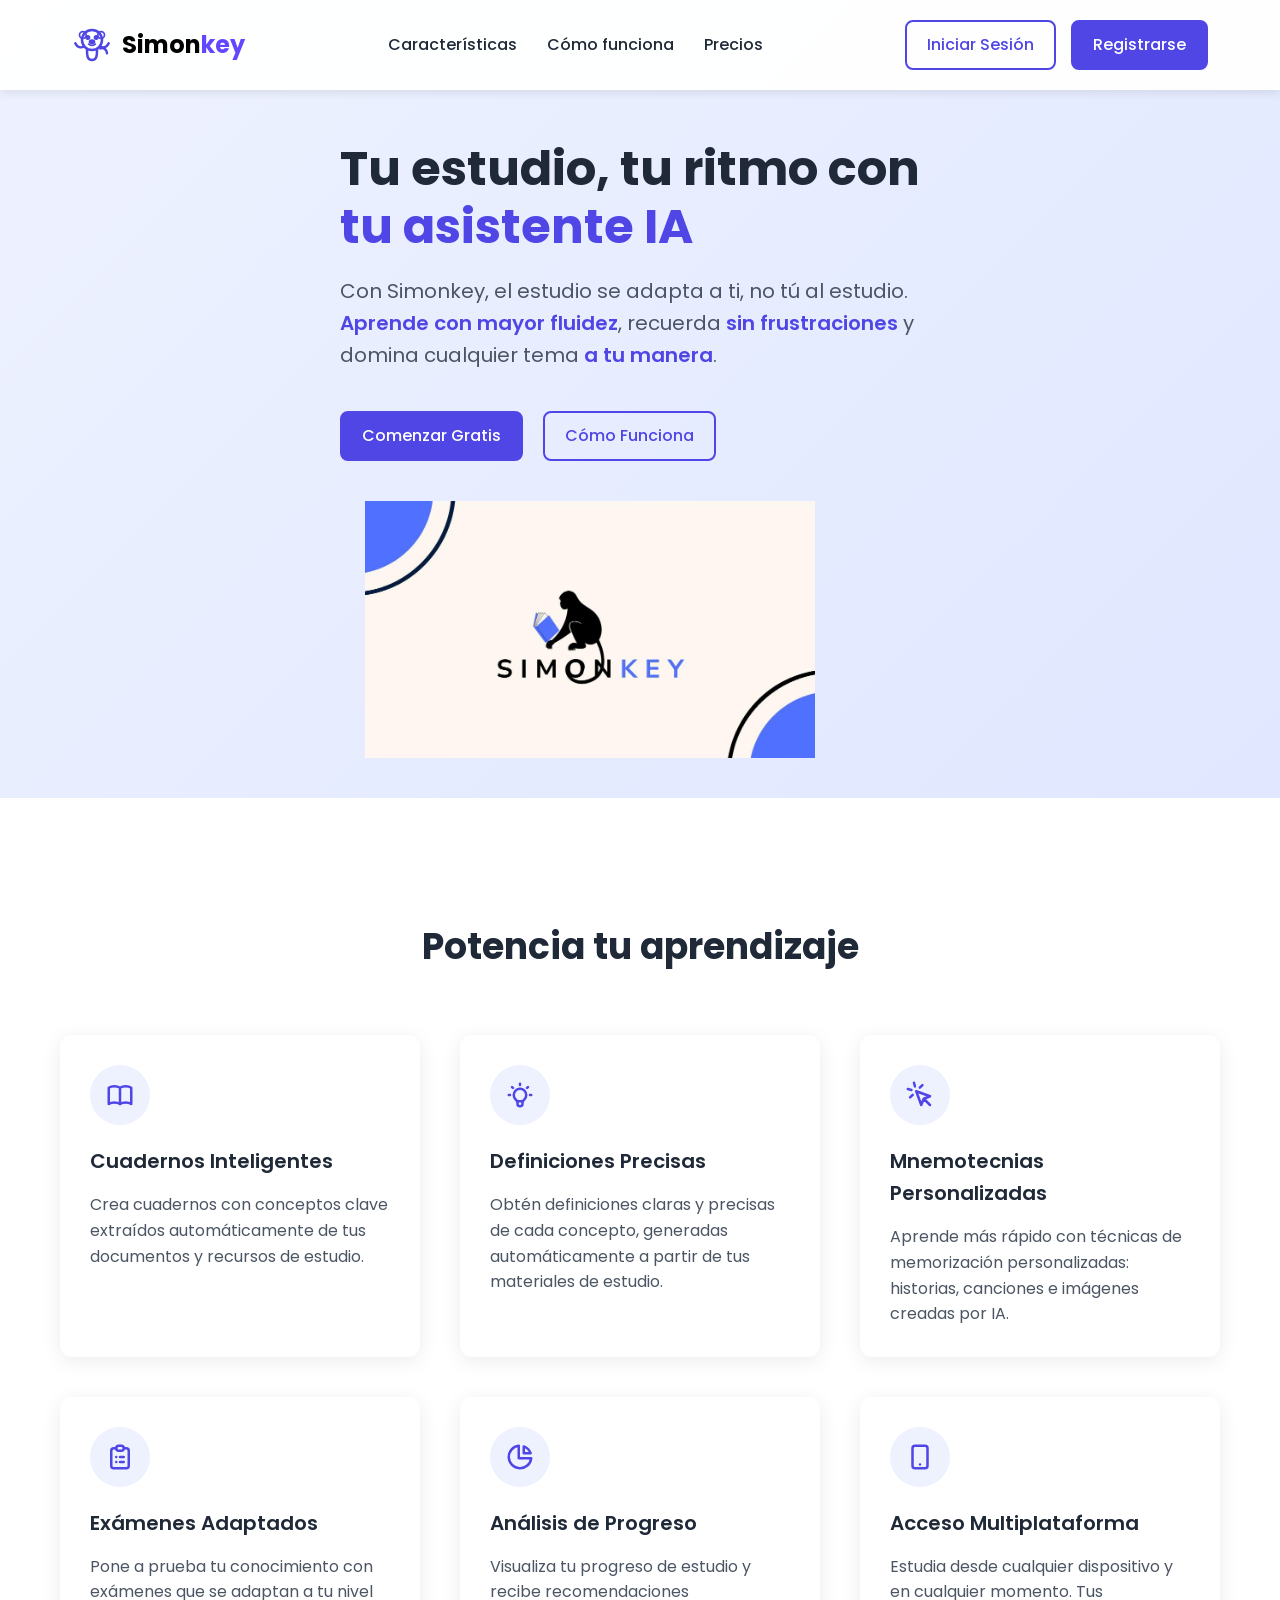
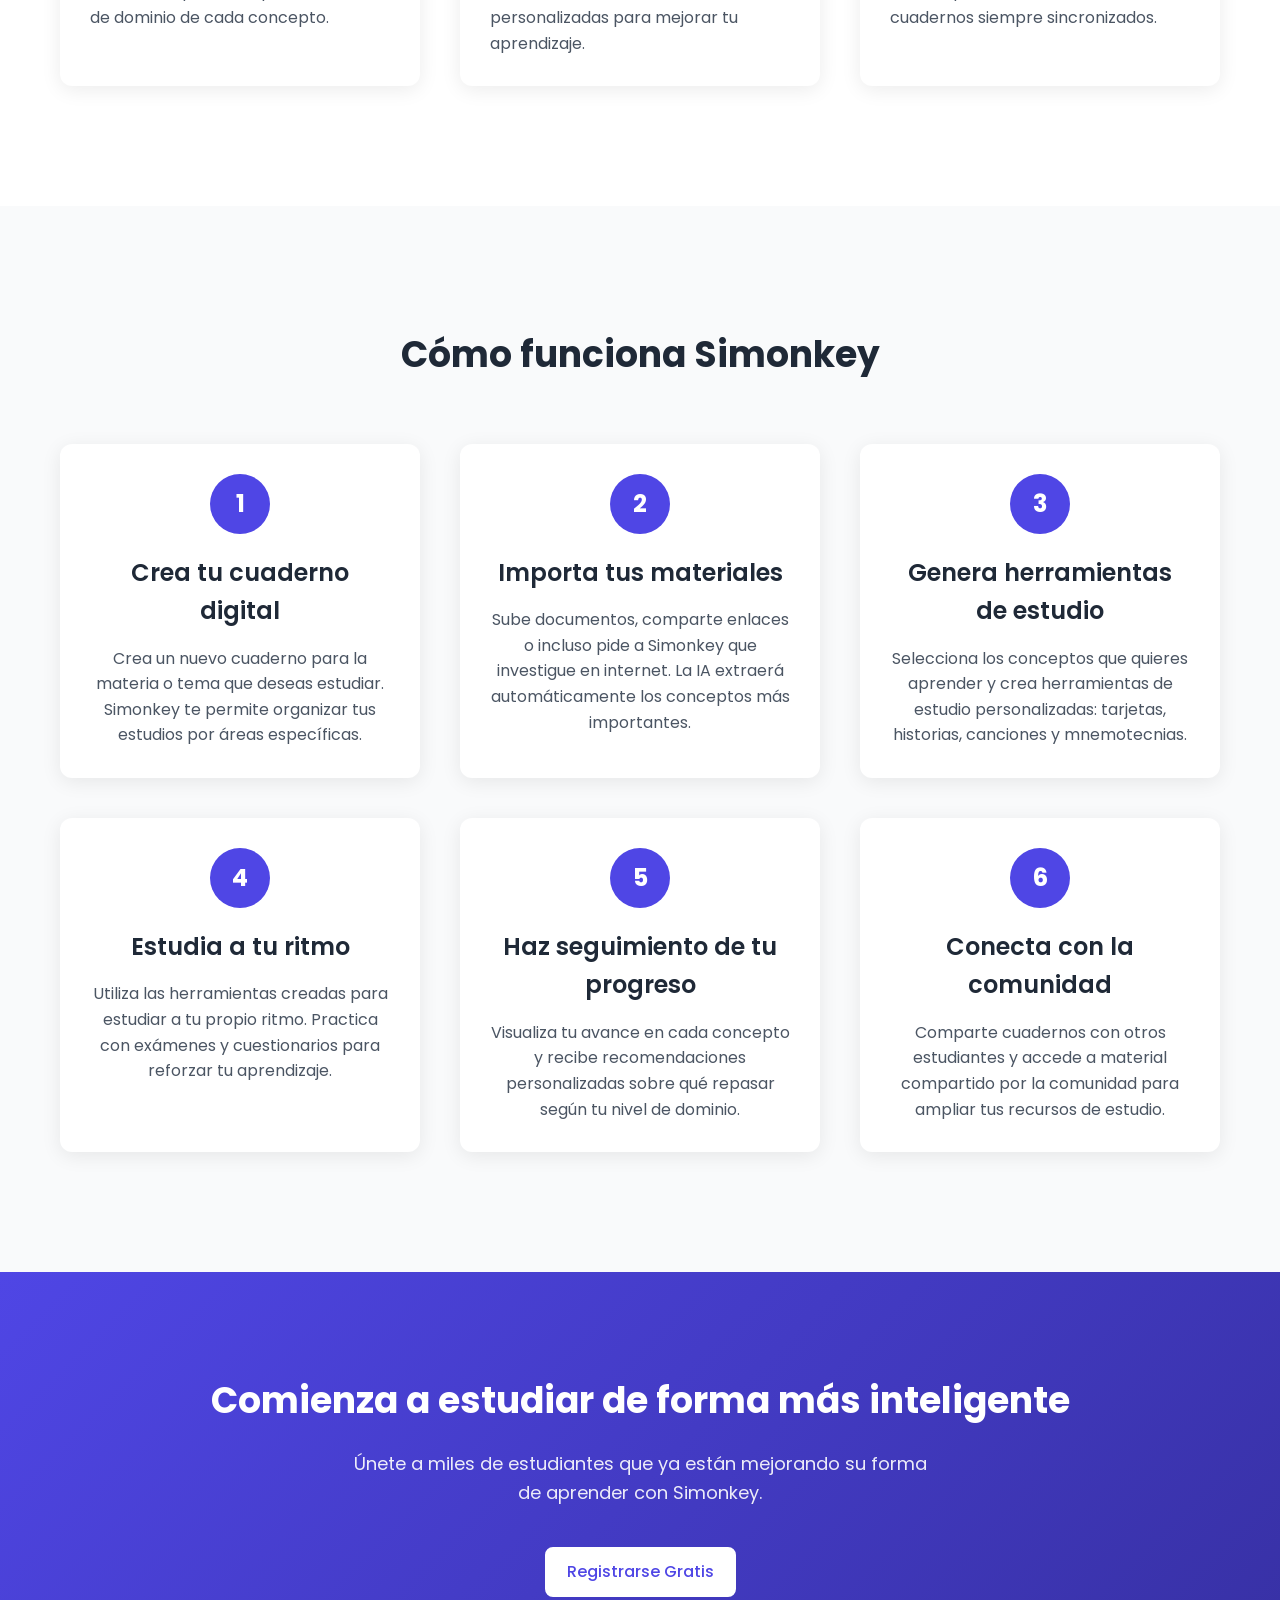
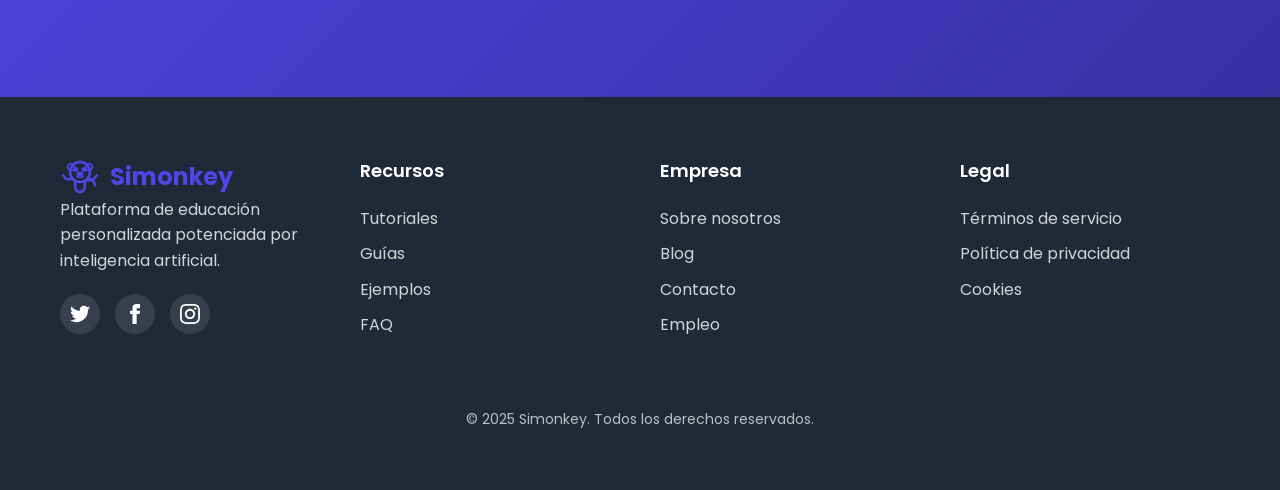
<file: index.html>
<!-- index.html -->

<!DOCTYPE html>
<html lang="es">
<head>
    <meta charset="UTF-8">
    <meta name="viewport" content="width=device-width, initial-scale=1.0">
    <title>Simonkey | Tu estudio, tu ritmo</title>
    
    <!-- Favicon de emoji de mono -->
    <link rel="icon" href="img/favicon.svg" type="image/svg+xml">
    
    <link rel="preconnect" href="https://fonts.googleapis.com">
    <link rel="preconnect" href="https://fonts.gstatic.com" crossorigin>
    <link href="https://fonts.googleapis.com/css2?family=Poppins:wght@300;400;500;600;700&display=swap" rel="stylesheet">
    <link rel="stylesheet" href="styles.css">
</head>
<body>  

    <!-- Header -->
    <header>
        <div class="header-container">
            <nav class="nav">
                <a href="#" class="logo">
                    <img src="img/favicon.svg" class="logo-img" alt="Logo Simonkey" width="24" height="24">
                    <span class="logo-text">
                        <span style="color: black;">Simon</span><span style="color: #6147FF;">key</span>
                    </span>
                </a>

                <!-- Botón hamburguesa (oculto en desktop) -->
                <button class="hamburger-btn" aria-label="Menú">
                    <span class="hamburger-line"></span>
                    <span class="hamburger-line"></span>
                    <span class="hamburger-line"></span>
                </button>
            
                <div class="nav-links">
                    <a href="#features" class="nav-link">Características</a>
                    <a href="#how-it-works" class="nav-link">Cómo funciona</a>
                    <a href="pricing.html" class="nav-link">Precios</a>
                </div>
                
                <div class="auth-buttons">
                    <a href="#" class="btn btn-outline">Iniciar Sesión</a>
                    <a href="#" class="btn btn-primary">Registrarse</a>
                </div>
            </nav>
        </div>
    </header>
    
    <!-- Hero Section -->
    <section class="hero">
        <div class="container">
            <div class="hero-content">
                <div class="hero-text">
                    <h1 class="hero-title">Tu estudio, tu ritmo con<span class="highlight"> tu asistente IA </span></h1>
                   
                    <p class="hero-subtitle">Con Simonkey, el estudio se adapta a ti, no tú al estudio. <span style="color: #4F46E5; font-weight: 600;">Aprende con mayor fluidez</span>, recuerda <span style="color: #4F46E5; font-weight: 600;">sin frustraciones</span> y domina cualquier tema <span style="color: #4F46E5; font-weight: 600;">a tu manera</span>.</p>
                    
            
                    <div class="hero-buttons">
                        <a href="#" class="btn btn-primary">Comenzar Gratis</a>
                        <a href="#how-it-works" class="btn btn-outline">Cómo Funciona</a>
                    </div>

                    <div class="hero-image">
                        <img src="img/imagen.jpg" alt="Mascota Simio Simón estudiando" class="hero-img">
                    </div>

                </div> <!-- Falta este div de cierre para hero-text -->
                
            </div>
        </div>
    </section>
    
    <!-- Features Section -->
    <section class="features" id="features">
        <div class="container">
            <h2 class="section-title">Potencia tu aprendizaje</h2>
            
            <div class="features-grid">
                <div class="feature-card">
                    <div class="feature-icon">
                        <svg xmlns="http://www.w3.org/2000/svg" fill="none" viewBox="0 0 24 24" stroke="currentColor">
                            <path stroke-linecap="round" stroke-linejoin="round" stroke-width="2" d="M12 6.253v13m0-13C10.832 5.477 9.246 5 7.5 5S4.168 5.477 3 6.253v13C4.168 18.477 5.754 18 7.5 18s3.332.477 4.5 1.253m0-13C13.168 5.477 14.754 5 16.5 5c1.747 0 3.332.477 4.5 1.253v13C19.832 18.477 18.247 18 16.5 18c-1.746 0-3.332.477-4.5 1.253" />
                        </svg>
                    </div>
                    <h3 class="feature-title">Cuadernos Inteligentes</h3>
                    <p class="feature-description">Crea cuadernos con conceptos clave extraídos automáticamente de tus documentos y recursos de estudio.</p>
                </div>
                
                <div class="feature-card">
                    <div class="feature-icon">
                        <svg xmlns="http://www.w3.org/2000/svg" fill="none" viewBox="0 0 24 24" stroke="currentColor">
                            <path stroke-linecap="round" stroke-linejoin="round" stroke-width="2" d="M9.663 17h4.673M12 3v1m6.364 1.636l-.707.707M21 12h-1M4 12H3m3.343-5.657l-.707-.707m2.828 9.9a5 5 0 117.072 0l-.548.547A3.374 3.374 0 0014 18.469V19a2 2 0 11-4 0v-.531c0-.895-.356-1.754-.988-2.386l-.548-.547z" />
                        </svg>
                    </div>
                    <h3 class="feature-title">Definiciones Precisas</h3>
                    <p class="feature-description">Obtén definiciones claras y precisas de cada concepto, generadas automáticamente a partir de tus materiales de estudio.</p>
                </div>
                
                <div class="feature-card">
                    <div class="feature-icon">
                        <svg xmlns="http://www.w3.org/2000/svg" fill="none" viewBox="0 0 24 24" stroke="currentColor">
                            <path stroke-linecap="round" stroke-linejoin="round" stroke-width="2" d="M15 15l-2 5L9 9l11 4-5 2zm0 0l5 5M7.188 2.239l.777 2.897M5.136 7.965l-2.898-.777M13.95 4.05l-2.122 2.122m-5.657 5.656l-2.12 2.122" />
                        </svg>
                    </div>
                    <h3 class="feature-title">Mnemotecnias Personalizadas</h3>
                    <p class="feature-description">Aprende más rápido con técnicas de memorización personalizadas: historias, canciones e imágenes creadas por IA.</p>
                </div>
                
                <div class="feature-card">
                    <div class="feature-icon">
                        <svg xmlns="http://www.w3.org/2000/svg" fill="none" viewBox="0 0 24 24" stroke="currentColor">
                            <path stroke-linecap="round" stroke-linejoin="round" stroke-width="2" d="M9 5H7a2 2 0 00-2 2v12a2 2 0 002 2h10a2 2 0 002-2V7a2 2 0 00-2-2h-2M9 5a2 2 0 002 2h2a2 2 0 002-2M9 5a2 2 0 012-2h2a2 2 0 012 2m-3 7h3m-3 4h3m-6-4h.01M9 16h.01" />
                        </svg>
                    </div>
                    <h3 class="feature-title">Exámenes Adaptados</h3>
                    <p class="feature-description">Pone a prueba tu conocimiento con exámenes que se adaptan a tu nivel de dominio de cada concepto.</p>
                </div>
                
                <div class="feature-card">
                    <div class="feature-icon">
                        <svg xmlns="http://www.w3.org/2000/svg" fill="none" viewBox="0 0 24 24" stroke="currentColor">
                            <path stroke-linecap="round" stroke-linejoin="round" stroke-width="2" d="M11 3.055A9.001 9.001 0 1020.945 13H11V3.055z" />
                            <path stroke-linecap="round" stroke-linejoin="round" stroke-width="2" d="M20.488 9H15V3.512A9.025 9.025 0 0120.488 9z" />
                        </svg>
                    </div>
                    <h3 class="feature-title">Análisis de Progreso</h3>
                    <p class="feature-description">Visualiza tu progreso de estudio y recibe recomendaciones personalizadas para mejorar tu aprendizaje.</p>
                </div>
                
                <div class="feature-card">
                    <div class="feature-icon">
                        <svg xmlns="http://www.w3.org/2000/svg" fill="none" viewBox="0 0 24 24" stroke="currentColor">
                            <path stroke-linecap="round" stroke-linejoin="round" stroke-width="2" d="M12 18h.01M8 21h8a2 2 0 002-2V5a2 2 0 00-2-2H8a2 2 0 00-2 2v14a2 2 0 002 2z" />
                        </svg>
                    </div>
                    <h3 class="feature-title">Acceso Multiplataforma</h3>
                    <p class="feature-description">Estudia desde cualquier dispositivo y en cualquier momento. Tus cuadernos siempre sincronizados.</p>
                </div>
            </div>
        </div>
    </section>
    
    <!-- How it Works Section -->
    <section class="how-it-works" id="how-it-works">
        <div class="container">
            <h2 class="section-title">Cómo funciona Simonkey</h2>
            
            <div class="steps" style="display: grid; grid-template-columns: repeat(auto-fit, minmax(300px, 1fr)); gap: 40px;">
                <div class="step" style="flex-direction: column; text-align: center;">
                    <div class="step-number" style="margin: 0 auto 20px auto;">1</div>
                    <div class="step-content">
                        <h3 class="step-title">Crea tu cuaderno digital</h3>
                        <p class="step-description">Crea un nuevo cuaderno para la materia o tema que deseas estudiar. Simonkey te permite organizar tus estudios por áreas específicas.</p>
                    </div>
                </div>
                
                <div class="step" style="flex-direction: column; text-align: center;">
                    <div class="step-number" style="margin: 0 auto 20px auto;">2</div>
                    <div class="step-content">
                        <h3 class="step-title">Importa tus materiales</h3>
                        <p class="step-description">Sube documentos, comparte enlaces o incluso pide a Simonkey que investigue en internet. La IA extraerá automáticamente los conceptos más importantes.</p>
                    </div>
                </div>
                
                <div class="step" style="flex-direction: column; text-align: center;">
                    <div class="step-number" style="margin: 0 auto 20px auto;">3</div>
                    <div class="step-content">
                        <h3 class="step-title">Genera herramientas de estudio</h3>
                        <p class="step-description">Selecciona los conceptos que quieres aprender y crea herramientas de estudio personalizadas: tarjetas, historias, canciones y mnemotecnias.</p>
                    </div>
                </div>
                
                <div class="step" style="flex-direction: column; text-align: center;">
                    <div class="step-number" style="margin: 0 auto 20px auto;">4</div>
                    <div class="step-content">
                        <h3 class="step-title">Estudia a tu ritmo</h3>
                        <p class="step-description">Utiliza las herramientas creadas para estudiar a tu propio ritmo. Practica con exámenes y cuestionarios para reforzar tu aprendizaje.</p>
                    </div>
                </div>
                
                <div class="step" style="flex-direction: column; text-align: center;">
                    <div class="step-number" style="margin: 0 auto 20px auto;">5</div>
                    <div class="step-content">
                        <h3 class="step-title">Haz seguimiento de tu progreso</h3>
                        <p class="step-description">Visualiza tu avance en cada concepto y recibe recomendaciones personalizadas sobre qué repasar según tu nivel de dominio.</p>
                    </div>
                </div>
                
                <div class="step" style="flex-direction: column; text-align: center;">
                    <div class="step-number" style="margin: 0 auto 20px auto;">6</div>
                    <div class="step-content">
                        <h3 class="step-title">Conecta con la comunidad</h3>
                        <p class="step-description">Comparte cuadernos con otros estudiantes y accede a material compartido por la comunidad para ampliar tus recursos de estudio.</p>
                    </div>
                </div>
            </div>
        </div>
    </section>
    
    <!-- CTA Section -->
    <section class="cta">
        <div class="container">
            <h2 class="cta-title">Comienza a estudiar de forma más inteligente</h2>
            <p class="cta-description">Únete a miles de estudiantes que ya están mejorando su forma de aprender con Simonkey.</p>
            <a href="#" class="btn btn-white">Registrarse Gratis</a>
        </div>
    </section>
    
    <!-- Footer -->
    <footer>
        <div class="container">
            <div class="footer-content">
                <div class="footer-column">
                    <div class="footer-6">
                        <a href="#" class="logo">
                            <svg class="logo-img" viewBox="0 0 24 24" fill="none" xmlns="http://www.w3.org/2000/svg">
                                <!-- Cabeza -->
                                <circle cx="12" cy="9" r="6" stroke="#4F46E5" stroke-width="1.5"/>
                                
                                <!-- Cara -->
                                <circle cx="9.5" cy="7.5" r="1.5" fill="#4F46E5"/> <!-- Ojo izquierdo -->
                                <circle cx="14.5" cy="7.5" r="1.5" fill="#4F46E5"/> <!-- Ojo derecho -->
                                
                                <!-- Nariz -->
                                <ellipse cx="12" cy="10" rx="2" ry="1.5" fill="#4F46E5"/>
                                
                                <!-- Boca -->
                                <path d="M10 11.5C11 12.5 13 12.5 14 11.5" stroke="#4F46E5" stroke-width="1" stroke-linecap="round"/>
                                
                                <!-- Orejas -->
                                <circle cx="6.5" cy="6" r="2" stroke="#4F46E5" stroke-width="1"/>
                                <circle cx="17.5" cy="6" r="2" stroke="#4F46E5" stroke-width="1"/>
                                
                                <!-- Cuerpo -->
                                <path d="M9 15C9 18 9 21 12 21C15 21 15 18 15 15" stroke="#4F46E5" stroke-width="1.5" stroke-linecap="round"/>
                                
                                <!-- Cola -->
                                <path d="M17 14C19 13 21 15 21 17" stroke="#4F46E5" stroke-width="1.5" stroke-linecap="round"/>
                                
                                <!-- Brazos -->
                                <path d="M7 13C5 14 3 13 2 11" stroke="#4F46E5" stroke-width="1.5" stroke-linecap="round"/>
                                <path d="M17 13C19 14 21 13 22 11" stroke="#4F46E5" stroke-width="1.5" stroke-linecap="round"/>
                              </svg>
                            <span class="logo-text">Simonkey</span>
                        </a>
                    </div>
                    <p class="footer-description">Plataforma de educación personalizada potenciada por inteligencia artificial.</p>
                    <div class="social-links">
                        <a href="#" class="social-link">
                            <svg xmlns="http://www.w3.org/2000/svg" width="20" height="20" fill="white" viewBox="0 0 24 24">
                                <path d="M24 4.557c-.883.392-1.832.656-2.828.775 1.017-.609 1.798-1.574 2.165-2.724-.951.564-2.005.974-3.127 1.195-.897-.957-2.178-1.555-3.594-1.555-3.179 0-5.515 2.966-4.797 6.045-4.091-.205-7.719-2.165-10.148-5.144-1.29 2.213-.669 5.108 1.523 6.574-.806-.026-1.566-.247-2.229-.616-.054 2.281 1.581 4.415 3.949 4.89-.693.188-1.452.232-2.224.084.626 1.956 2.444 3.379 4.6 3.419-2.07 1.623-4.678 2.348-7.29 2.04 2.179 1.397 4.768 2.212 7.548 2.212 9.142 0 14.307-7.721 13.995-14.646.962-.695 1.797-1.562 2.457-2.549z"/>
                            </svg>
                        </a>
                        <a href="#" class="social-link">
                            <svg xmlns="http://www.w3.org/2000/svg" width="20" height="20" fill="white" viewBox="0 0 24 24">
                                <path d="M9 8h-3v4h3v12h5v-12h3.642l.358-4h-4v-1.667c0-.955.192-1.333 1.115-1.333h2.885v-5h-3.808c-3.596 0-5.192 1.583-5.192 4.615v3.385z"/>
                            </svg>
                        </a>
                        <a href="#" class="social-link">
                            <svg xmlns="http://www.w3.org/2000/svg" width="20" height="20" fill="white" viewBox="0 0 24 24">
                                <path d="M12 2.163c3.204 0 3.584.012 4.85.07 3.252.148 4.771 1.691 4.919 4.919.058 1.265.069 1.645.069 4.849 0 3.205-.012 3.584-.069 4.849-.149 3.225-1.664 4.771-4.919 4.919-1.266.058-1.644.07-4.85.07-3.204 0-3.584-.012-4.849-.07-3.26-.149-4.771-1.699-4.919-4.92-.058-1.265-.07-1.644-.07-4.849 0-3.204.013-3.583.07-4.849.149-3.227 1.664-4.771 4.919-4.919 1.266-.057 1.645-.069 4.849-.069zm0-2.163c-3.259 0-3.667.014-4.947.072-4.358.2-6.78 2.618-6.98 6.98-.059 1.281-.073 1.689-.073 4.948 0 3.259.014 3.668.072 4.948.2 4.358 2.618 6.78 6.98 6.98 1.281.058 1.689.072 4.948.072 3.259 0 3.668-.014 4.948-.072 4.354-.2 6.782-2.618 6.979-6.98.059-1.28.073-1.689.073-4.948 0-3.259-.014-3.667-.072-4.947-.196-4.354-2.617-6.78-6.979-6.98-1.281-.059-1.69-.073-4.949-.073zm0 5.838c-3.403 0-6.162 2.759-6.162 6.162s2.759 6.163 6.162 6.163 6.162-2.759 6.162-6.163c0-3.403-2.759-6.162-6.162-6.162zm0 10.162c-2.209 0-4-1.79-4-4 0-2.209 1.791-4 4-4s4 1.791 4 4c0 2.21-1.791 4-4 4zm6.406-11.845c-.796 0-1.441.645-1.441 1.44s.645 1.44 1.441 1.44c.795 0 1.439-.645 1.439-1.44s-.644-1.44-1.439-1.44z"/>
                            </svg>
                        </a>
                    </div>
                </div>
                
                <div class="footer-column">
                    <h4 class="footer-column-title">Recursos</h4>
                    <ul class="footer-links">
                        <li class="footer-link"><a href="#">Tutoriales</a></li>
                        <li class="footer-link"><a href="#">Guías</a></li>
                        <li class="footer-link"><a href="#">Ejemplos</a></li>
                        <li class="footer-link"><a href="#">FAQ</a></li>
                    </ul>
                </div>
                
                <div class="footer-column">
                    <h4 class="footer-column-title">Empresa</h4>
                    <ul class="footer-links">
                        <li class="footer-link"><a href="#">Sobre nosotros</a></li>
                        <li class="footer-link"><a href="#">Blog</a></li>
                        <li class="footer-link"><a href="#">Contacto</a></li>
                        <li class="footer-link"><a href="#">Empleo</a></li>
                    </ul>
                </div>
                
                <div class="footer-column">
                    <h4 class="footer-column-title">Legal</h4>
                    <ul class="footer-links">
                        <li class="footer-link"><a href="#">Términos de servicio</a></li>
                        <li class="footer-link"><a href="#">Política de privacidad</a></li>
                        <li class="footer-link"><a href="#">Cookies</a></li>
                    </ul>
                </div>
            </div>
            
            <div class="copyright">
                &copy; 2025 Simonkey. Todos los derechos reservados.
            </div>
        </div>
    </footer>

    <script src="script.js"></script>

</body>
</html>
</file>
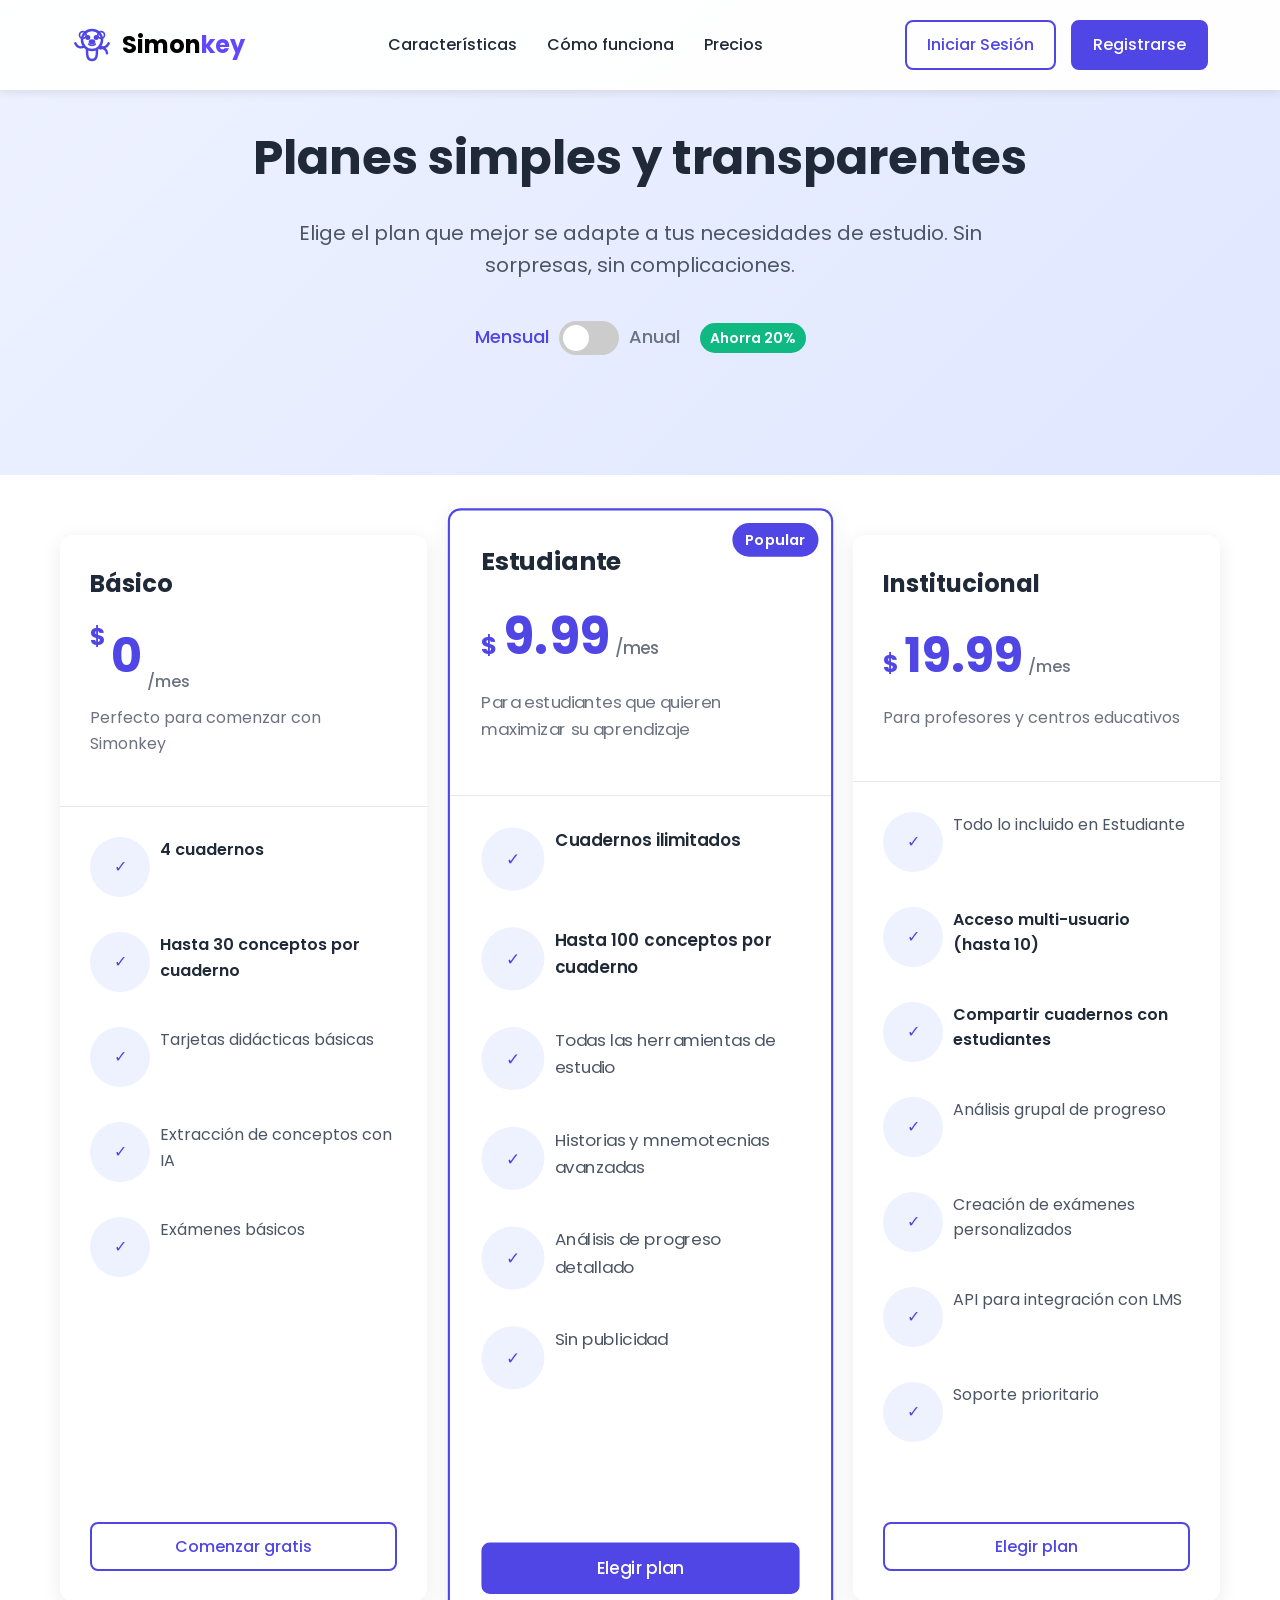
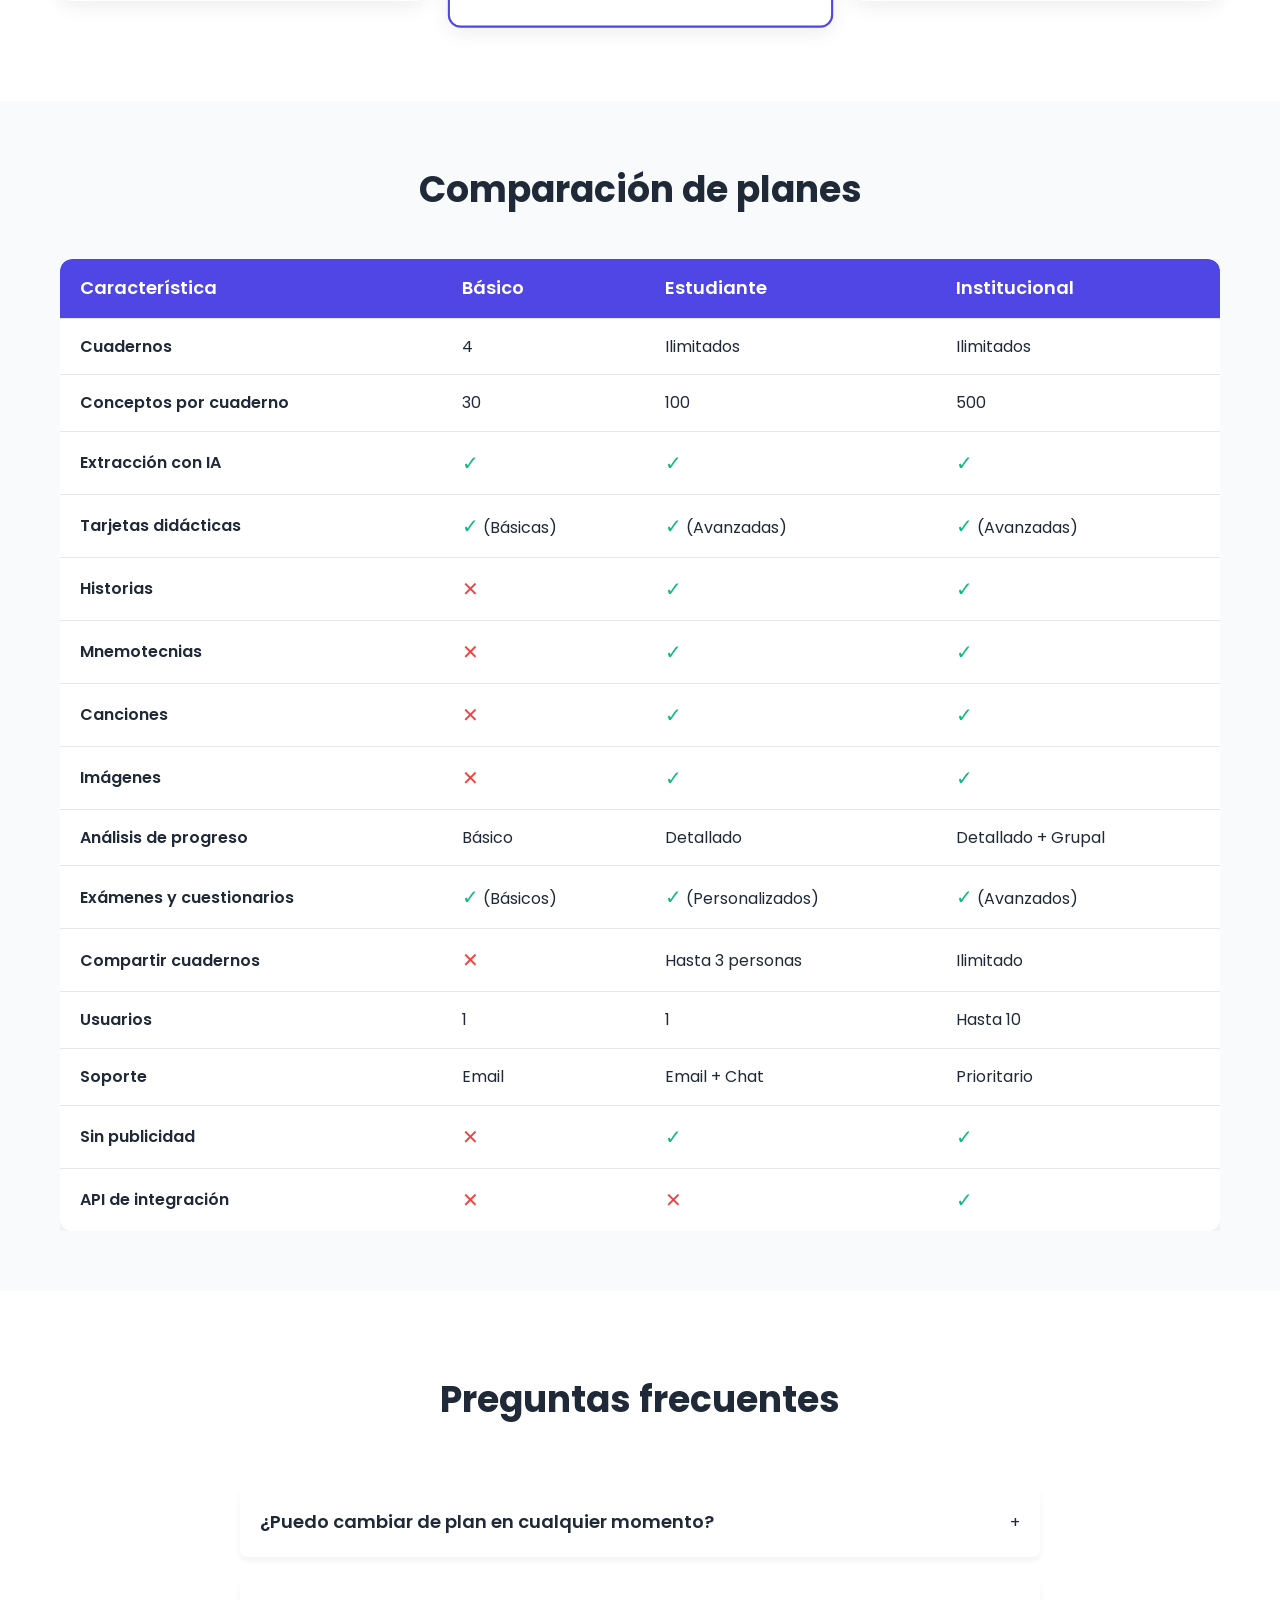
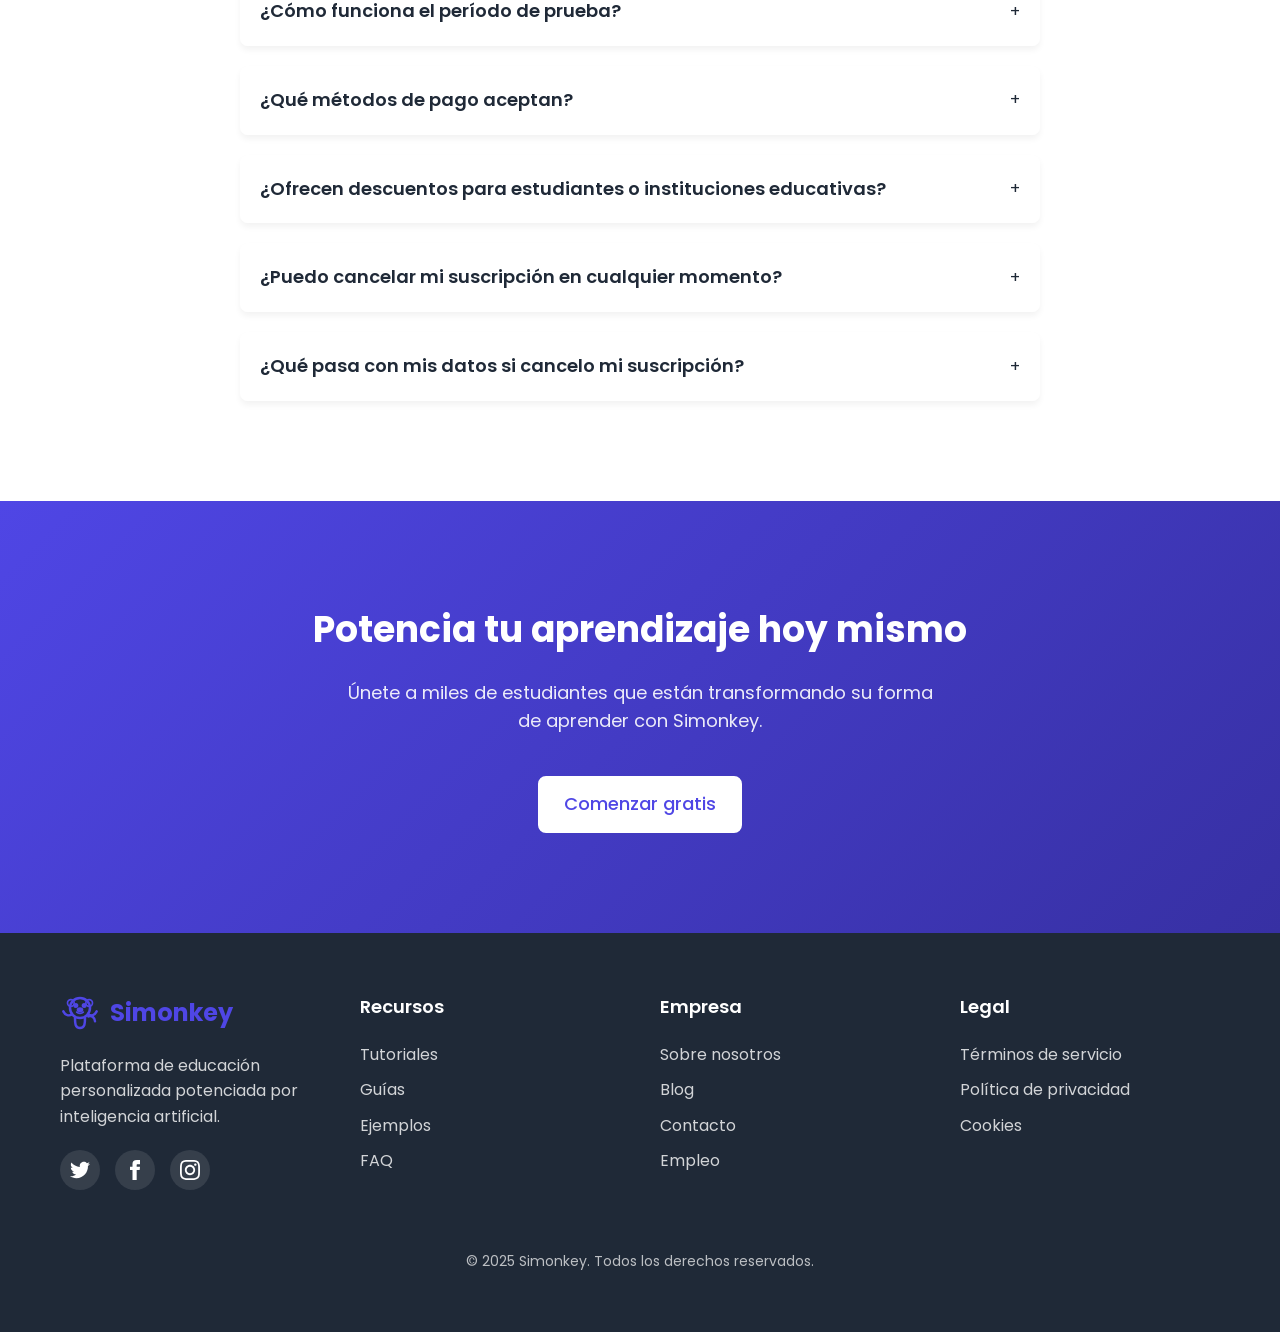
<file: pricing.html>
<!-- Pricing.html -->

<!DOCTYPE html>
<html lang="es">
<head>
    <meta charset="UTF-8">
    <meta name="viewport" content="width=device-width, initial-scale=1.0">
    <title>Simonkey | Planes y Precios</title>

    <!-- Favicon de emoji de mono -->
    <link rel="icon" href="img/favicon.svg" type="image/svg+xml">

    <link rel="preconnect" href="https://fonts.googleapis.com">
    <link rel="preconnect" href="https://fonts.gstatic.com" crossorigin>
    <link href="https://fonts.googleapis.com/css2?family=Poppins:wght@300;400;500;600;700&display=swap" rel="stylesheet">
    <link rel="stylesheet" href="styles.css">
</head>
<body>
    <!-- Header -->
    <header>
        <div class="header-container">
            <nav class="nav">
                <a href="index.html" class="logo">
                    <img src="img/favicon.svg" class="logo-img" alt="Logo Simonkey" width="24" height="24">
                    <span class="logo-text">
                        <span style="color: black;">Simon</span><span style="color: #6147FF;">key</span>
                    </span>
                </a>

                <!-- Botón hamburguesa (oculto en desktop) -->
                <button class="hamburger-btn" aria-label="Menú">
                    <span class="hamburger-line"></span>
                    <span class="hamburger-line"></span>
                    <span class="hamburger-line"></span>
                </button>
                
                <div class="nav-links">
                    <a href="index.html#features" class="nav-link">Características</a>
                    <a href="index.html#how-it-works" class="nav-link">Cómo funciona</a>
                    <a href="pricing.html" class="nav-link">Precios</a>
                </div>
                
                <div class="auth-buttons">
                    <a href="#" class="btn btn-outline">Iniciar Sesión</a>
                    <a href="#" class="btn btn-primary">Registrarse</a>
                </div>
            </nav>
        </div>
    </header>
    
    <!-- Pricing Hero Section -->
    <section class="pricing-hero">
        <div class="container">
            <h1 class="pricing-title">Planes simples y transparentes</h1>
            <p class="pricing-subtitle">Elige el plan que mejor se adapte a tus necesidades de estudio. Sin sorpresas, sin complicaciones.</p>
            
            <div class="pricing-toggle">
                <span class="toggle-label toggle-monthly">Mensual</span>
                <label class="toggle-switch">
                    <input type="checkbox" id="billing-toggle">
                    <span class="toggle-slider"></span>
                </label>
                <span class="toggle-label toggle-annually">Anual</span>
                <span class="savings-badge">Ahorra 20%</span>
            </div>
        </div>
    </section>
    
    <!-- Pricing Plans -->
    <section class="pricing-plans">
        <div class="container">
            <div class="plans-container">
                <!-- Free Plan -->
                <div class="plan-card">
                    <div class="plan-header">
                        <h3 class="plan-name">Básico</h3>
                        <div class="plan-price">
                            <span class="currency">$</span>0<span class="period">/mes</span>
                        </div>
                        <p class="plan-description">Perfecto para comenzar con Simonkey</p>
                    </div>
                    <div class="plan-features">
                        <ul class="feature-list">
                            <li class="feature-item">
                                <span class="feature-icon">✓</span>
                                <span class="feature-text prominent">4 cuadernos</span>
                            </li>
                            <li class="feature-item">
                                <span class="feature-icon">✓</span>
                                <span class="feature-text prominent">Hasta 30 conceptos por cuaderno</span>
                            </li>
                            <li class="feature-item">
                                <span class="feature-icon">✓</span>
                                <span class="feature-text">Tarjetas didácticas básicas</span>
                            </li>
                            <li class="feature-item">
                                <span class="feature-icon">✓</span>
                                <span class="feature-text">Extracción de conceptos con IA</span>
                            </li>
                            <li class="feature-item">
                                <span class="feature-icon">✓</span>
                                <span class="feature-text">Exámenes básicos</span>
                            </li>
                        </ul>
                    </div>
                    <div class="plan-footer">
                        <a href="#" class="btn btn-outline btn-block">Comenzar gratis</a>
                    </div>
                </div>
                
                <!-- Pro Plan -->
                <div class="plan-card popular">
                    <div class="popular-badge">Popular</div>
                    <div class="plan-header">
                        <h3 class="plan-name">Estudiante</h3>
                        <div class="plan-price monthly-price">
                            <span class="currency">$</span>9.99<span class="period">/mes</span>
                        </div>
                        <div class="plan-price annual-price" style="display: none;">
                            <span class="currency">$</span>7.99<span class="period">/mes</span>
                        </div>
                        <p class="plan-description">Para estudiantes que quieren maximizar su aprendizaje</p>
                    </div>
                    <div class="plan-features">
                        <ul class="feature-list">
                            <li class="feature-item">
                                <span class="feature-icon">✓</span>
                                <span class="feature-text prominent">Cuadernos ilimitados</span>
                            </li>
                            <li class="feature-item">
                                <span class="feature-icon">✓</span>
                                <span class="feature-text prominent">Hasta 100 conceptos por cuaderno</span>
                            </li>
                            <li class="feature-item">
                                <span class="feature-icon">✓</span>
                                <span class="feature-text">Todas las herramientas de estudio</span>
                            </li>
                            <li class="feature-item">
                                <span class="feature-icon">✓</span>
                                <span class="feature-text">Historias y mnemotecnias avanzadas</span>
                            </li>
                            <li class="feature-item">
                                <span class="feature-icon">✓</span>
                                <span class="feature-text">Análisis de progreso detallado</span>
                            </li>
                            <li class="feature-item">
                                <span class="feature-icon">✓</span>
                                <span class="feature-text">Sin publicidad</span>
                            </li>
                        </ul>
                    </div>
                    <div class="plan-footer">
                        <a href="#" class="btn btn-primary btn-block">Elegir plan</a>
                    </div>
                </div>
                
                <!-- Premium Plan -->
                <div class="plan-card">
                    <div class="plan-header">
                        <h3 class="plan-name">Institucional</h3>
                        <div class="plan-price monthly-price">
                            <span class="currency">$</span>19.99<span class="period">/mes</span>
                        </div>
                        <div class="plan-price annual-price" style="display: none;">
                            <span class="currency">$</span>15.99<span class="period">/mes</span>
                        </div>
                        <p class="plan-description">Para profesores y centros educativos</p>
                    </div>
                    <div class="plan-features">
                        <ul class="feature-list">
                            <li class="feature-item">
                                <span class="feature-icon">✓</span>
                                <span class="feature-text">Todo lo incluido en Estudiante</span>
                            </li>
                            <li class="feature-item">
                                <span class="feature-icon">✓</span>
                                <span class="feature-text prominent">Acceso multi-usuario (hasta 10)</span>
                            </li>
                            <li class="feature-item">
                                <span class="feature-icon">✓</span>
                                <span class="feature-text prominent">Compartir cuadernos con estudiantes</span>
                            </li>
                            <li class="feature-item">
                                <span class="feature-icon">✓</span>
                                <span class="feature-text">Análisis grupal de progreso</span>
                            </li>
                            <li class="feature-item">
                                <span class="feature-icon">✓</span>
                                <span class="feature-text">Creación de exámenes personalizados</span>
                            </li>
                            <li class="feature-item">
                                <span class="feature-icon">✓</span>
                                <span class="feature-text">API para integración con LMS</span>
                            </li>
                            <li class="feature-item">
                                <span class="feature-icon">✓</span>
                                <span class="feature-text">Soporte prioritario</span>
                            </li>
                        </ul>
                    </div>
                    <div class="plan-footer">
                        <a href="#" class="btn btn-outline btn-block">Elegir plan</a>
                    </div>
                </div>
            </div>
        </div>
    </section>
    
    <!-- Comparison Table -->
<section class="comparison">
    <div class="container">
        <h2 class="comparison-title">Comparación de planes</h2>
        <div style="overflow-x: auto;">
            <table class="comparison-table">
                <thead>
                    <tr>
                        <th>Característica</th>
                        <th>Básico</th>
                        <th>Estudiante</th>
                        <th>Institucional</th>
                    </tr>
                </thead>
                <tbody>
                    <tr>
                        <td>Cuadernos</td>
                        <td>4</td>
                        <td>Ilimitados</td>
                        <td>Ilimitados</td>
                    </tr>
                    <tr>
                        <td>Conceptos por cuaderno</td>
                        <td>30</td>
                        <td>100</td>
                        <td>500</td>
                    </tr>
                    <tr>
                        <td>Extracción con IA</td>
                        <td><span class="check-icon">✓</span></td>
                        <td><span class="check-icon">✓</span></td>
                        <td><span class="check-icon">✓</span></td>
                    </tr>
                    <tr>
                        <td>Tarjetas didácticas</td>
                        <td><span class="check-icon">✓</span> (Básicas)</td>
                        <td><span class="check-icon">✓</span> (Avanzadas)</td>
                        <td><span class="check-icon">✓</span> (Avanzadas)</td>
                    </tr>
                    <tr>
                        <td>Historias</td>
                        <td><span class="x-icon">✕</span></td>
                        <td><span class="check-icon">✓</span></td>
                        <td><span class="check-icon">✓</span></td>
                    </tr>
                    <tr>
                        <td>Mnemotecnias</td>
                        <td><span class="x-icon">✕</span></td>
                        <td><span class="check-icon">✓</span></td>
                        <td><span class="check-icon">✓</span></td>
                    </tr>
                    <tr>
                        <td>Canciones</td>
                        <td><span class="x-icon">✕</span></td>
                        <td><span class="check-icon">✓</span></td>
                        <td><span class="check-icon">✓</span></td>
                    </tr>
                    <tr>
                        <td>Imágenes</td>
                        <td><span class="x-icon">✕</span></td>
                        <td><span class="check-icon">✓</span></td>
                        <td><span class="check-icon">✓</span></td>
                    </tr>
                    <tr>
                        <td>Análisis de progreso</td>
                        <td>Básico</td>
                        <td>Detallado</td>
                        <td>Detallado + Grupal</td>
                    </tr>
                    <tr>
                        <td>Exámenes y cuestionarios</td>
                        <td><span class="check-icon">✓</span> (Básicos)</td>
                        <td><span class="check-icon">✓</span> (Personalizados)</td>
                        <td><span class="check-icon">✓</span> (Avanzados)</td>
                    </tr>
                    <tr>
                        <td>Compartir cuadernos</td>
                        <td><span class="x-icon">✕</span></td>
                        <td>Hasta 3 personas</td>
                        <td>Ilimitado</td>
                    </tr>
                    <tr>
                        <td>Usuarios</td>
                        <td>1</td>
                        <td>1</td>
                        <td>Hasta 10</td>
                    </tr>
                    <tr>
                        <td>Soporte</td>
                        <td>Email</td>
                        <td>Email + Chat</td>
                        <td>Prioritario</td>
                    </tr>
                    <tr>
                        <td>Sin publicidad</td>
                        <td><span class="x-icon">✕</span></td>
                        <td><span class="check-icon">✓</span></td>
                        <td><span class="check-icon">✓</span></td>
                    </tr>
                    <tr>
                        <td>API de integración</td>
                        <td><span class="x-icon">✕</span></td>
                        <td><span class="x-icon">✕</span></td>
                        <td><span class="check-icon">✓</span></td>
                    </tr>
                </tbody>
            </table>
        </div>
    </div>
</section>

    <!-- FAQ Section -->
<section class="faq">
    <div class="container">
        <h2 class="faq-title">Preguntas frecuentes</h2>
        
        <div class="faq-list">
            <div class="faq-item">
                <div class="faq-question">
                    <span class="question-text">¿Puedo cambiar de plan en cualquier momento?</span>
                    <span>+</span>
                </div>
                <div class="faq-answer">
                    <p>Sí, puedes actualizar o cambiar tu plan en cualquier momento. Si actualizas a un plan superior, se te cobrará la diferencia prorrateada por el tiempo restante de tu suscripción actual. Si cambias a un plan inferior, el nuevo plan entrará en vigor al final de tu ciclo de facturación actual.</p>
                </div>
            </div>
            
            <div class="faq-item">
                <div class="faq-question">
                    <span class="question-text">¿Cómo funciona el período de prueba?</span>
                    <span>+</span>
                </div>
                <div class="faq-answer">
                    <p>Todos los planes de pago incluyen un período de prueba gratuito de 14 días. No se te cobrará hasta que finalice el período de prueba, y puedes cancelar en cualquier momento antes de que termine sin ningún cargo.</p>
                </div>
            </div>
            
            <div class="faq-item">
                <div class="faq-question">
                    <span class="question-text">¿Qué métodos de pago aceptan?</span>
                    <span>+</span>
                </div>
                <div class="faq-answer">
                    <p>Aceptamos tarjetas de crédito y débito (Visa, Mastercard, American Express), PayPal y, en algunos países, opciones de pago locales como transferencia bancaria.</p>
                </div>
            </div>
            
            <div class="faq-item">
                <div class="faq-question">
                    <span class="question-text">¿Ofrecen descuentos para estudiantes o instituciones educativas?</span>
                    <span>+</span>
                </div>
                <div class="faq-answer">
                    <p>Sí, ofrecemos un 20% de descuento adicional para estudiantes verificados y descuentos especiales para instituciones educativas según el volumen de usuarios. Contáctanos en educacion@simonkey.com para más información.</p>
                </div>
            </div>
            
            <div class="faq-item">
                <div class="faq-question">
                    <span class="question-text">¿Puedo cancelar mi suscripción en cualquier momento?</span>
                    <span>+</span>
                </div>
                <div class="faq-answer">
                    <p>Sí, puedes cancelar tu suscripción en cualquier momento desde la configuración de tu cuenta. Si cancelas, mantendrás el acceso a las características de tu plan hasta el final del período de facturación actual.</p>
                </div>
            </div>
            
            <div class="faq-item">
                <div class="faq-question">
                    <span class="question-text">¿Qué pasa con mis datos si cancelo mi suscripción?</span>
                    <span>+</span>
                </div>
                <div class="faq-answer">
                    <p>Si cancelas tu suscripción de pago, tu cuenta se convertirá automáticamente al plan Básico gratuito. Podrás seguir accediendo a tus datos, aunque algunas funciones premium ya no estarán disponibles. Si deseas eliminar completamente tu cuenta y todos tus datos, puedes hacerlo desde la configuración de tu cuenta.</p>
                </div>
            </div>
        </div>
    </div>
</section>

<!-- CTA Section -->
<section class="cta">
    <div class="container">
        <h2 class="cta-title">Potencia tu aprendizaje hoy mismo</h2>
        <p class="cta-description">Únete a miles de estudiantes que están transformando su forma de aprender con Simonkey.</p>
        <a href="#" class="btn btn-white btn-lg">Comenzar gratis</a>
    </div>
</section>

<!-- Footer -->
<footer>
    <div class="container">
        <div class="footer-content">
            <div class="footer-column">
                <div class="footer-logo">
                    <a href="#" class="logo">
                        <svg class="logo-img" viewBox="0 0 24 24" fill="none" xmlns="http://www.w3.org/2000/svg">
                            <!-- Cabeza -->
                            <circle cx="12" cy="9" r="6" stroke="#4F46E5" stroke-width="1.5"/>
                            
                            <!-- Cara -->
                            <circle cx="9.5" cy="7.5" r="1.5" fill="#4F46E5"/> <!-- Ojo izquierdo -->
                            <circle cx="14.5" cy="7.5" r="1.5" fill="#4F46E5"/> <!-- Ojo derecho -->
                            
                            <!-- Nariz -->
                            <ellipse cx="12" cy="10" rx="2" ry="1.5" fill="#4F46E5"/>
                            
                            <!-- Boca -->
                            <path d="M10 11.5C11 12.5 13 12.5 14 11.5" stroke="#4F46E5" stroke-width="1" stroke-linecap="round"/>
                            
                            <!-- Orejas -->
                            <circle cx="6.5" cy="6" r="2" stroke="#4F46E5" stroke-width="1"/>
                            <circle cx="17.5" cy="6" r="2" stroke="#4F46E5" stroke-width="1"/>
                            
                            <!-- Cuerpo -->
                            <path d="M9 15C9 18 9 21 12 21C15 21 15 18 15 15" stroke="#4F46E5" stroke-width="1.5" stroke-linecap="round"/>
                            
                            <!-- Cola -->
                            <path d="M17 14C19 13 21 15 21 17" stroke="#4F46E5" stroke-width="1.5" stroke-linecap="round"/>
                            
                            <!-- Brazos -->
                            <path d="M7 13C5 14 3 13 2 11" stroke="#4F46E5" stroke-width="1.5" stroke-linecap="round"/>
                            <path d="M17 13C19 14 21 13 22 11" stroke="#4F46E5" stroke-width="1.5" stroke-linecap="round"/>
                          </svg>
                        <span class="logo-text">Simonkey</span>
                    </a>
                </div>
                <p class="footer-description">Plataforma de educación personalizada potenciada por inteligencia artificial.</p>
                <div class="social-links">
                    <a href="#" class="social-link">
                        <svg xmlns="http://www.w3.org/2000/svg" width="20" height="20" fill="white" viewBox="0 0 24 24">
                            <path d="M24 4.557c-.883.392-1.832.656-2.828.775 1.017-.609 1.798-1.574 2.165-2.724-.951.564-2.005.974-3.127 1.195-.897-.957-2.178-1.555-3.594-1.555-3.179 0-5.515 2.966-4.797 6.045-4.091-.205-7.719-2.165-10.148-5.144-1.29 2.213-.669 5.108 1.523 6.574-.806-.026-1.566-.247-2.229-.616-.054 2.281 1.581 4.415 3.949 4.89-.693.188-1.452.232-2.224.084.626 1.956 2.444 3.379 4.6 3.419-2.07 1.623-4.678 2.348-7.29 2.04 2.179 1.397 4.768 2.212 7.548 2.212 9.142 0 14.307-7.721 13.995-14.646.962-.695 1.797-1.562 2.457-2.549z"/>
                        </svg>
                    </a>
                    <a href="#" class="social-link">
                        <svg xmlns="http://www.w3.org/2000/svg" width="20" height="20" fill="white" viewBox="0 0 24 24">
                            <path d="M9 8h-3v4h3v12h5v-12h3.642l.358-4h-4v-1.667c0-.955.192-1.333 1.115-1.333h2.885v-5h-3.808c-3.596 0-5.192 1.583-5.192 4.615v3.385z"/>
                        </svg>
                    </a>
                    <a href="#" class="social-link">
                        <svg xmlns="http://www.w3.org/2000/svg" width="20" height="20" fill="white" viewBox="0 0 24 24">
                            <path d="M12 2.163c3.204 0 3.584.012 4.85.07 3.252.148 4.771 1.691 4.919 4.919.058 1.265.069 1.645.069 4.849 0 3.205-.012 3.584-.069 4.849-.149 3.225-1.664 4.771-4.919 4.919-1.266.058-1.644.07-4.85.07-3.204 0-3.584-.012-4.849-.07-3.26-.149-4.771-1.699-4.919-4.92-.058-1.265-.07-1.644-.07-4.849 0-3.204.013-3.583.07-4.849.149-3.227 1.664-4.771 4.919-4.919 1.266-.057 1.645-.069 4.849-.069zm0-2.163c-3.259 0-3.667.014-4.947.072-4.358.2-6.78 2.618-6.98 6.98-.059 1.281-.073 1.689-.073 4.948 0 3.259.014 3.668.072 4.948.2 4.358 2.618 6.78 6.98 6.98 1.281.058 1.689.072 4.948.072 3.259 0 3.668-.014 4.948-.072 4.354-.2 6.782-2.618 6.979-6.98.059-1.28.073-1.689.073-4.948 0-3.259-.014-3.667-.072-4.947-.196-4.354-2.617-6.78-6.979-6.98-1.281-.059-1.69-.073-4.949-.073zm0 5.838c-3.403 0-6.162 2.759-6.162 6.162s2.759 6.163 6.162 6.163 6.162-2.759 6.162-6.163c0-3.403-2.759-6.162-6.162-6.162zm0 10.162c-2.209 0-4-1.79-4-4 0-2.209 1.791-4 4-4s4 1.791 4 4c0 2.21-1.791 4-4 4zm6.406-11.845c-.796 0-1.441.645-1.441 1.44s.645 1.44 1.441 1.44c.795 0 1.439-.645 1.439-1.44s-.644-1.44-1.439-1.44z"/>
                        </svg>
                    </a>
                </div>
            </div>
            
            <div class="footer-column">
                <h4 class="footer-column-title">Recursos</h4>
                <ul class="footer-links">
                    <li class="footer-link"><a href="#">Tutoriales</a></li>
                    <li class="footer-link"><a href="#">Guías</a></li>
                    <li class="footer-link"><a href="#">Ejemplos</a></li>
                    <li class="footer-link"><a href="#">FAQ</a></li>
                </ul>
            </div>
            
            <div class="footer-column">
                <h4 class="footer-column-title">Empresa</h4>
                <ul class="footer-links">
                    <li class="footer-link"><a href="#">Sobre nosotros</a></li>
                    <li class="footer-link"><a href="#">Blog</a></li>
                    <li class="footer-link"><a href="#">Contacto</a></li>
                    <li class="footer-link"><a href="#">Empleo</a></li>
                </ul>
            </div>
            
            <div class="footer-column">
                <h4 class="footer-column-title">Legal</h4>
                <ul class="footer-links">
                    <li class="footer-link"><a href="#">Términos de servicio</a></li>
                    <li class="footer-link"><a href="#">Política de privacidad</a></li>
                    <li class="footer-link"><a href="#">Cookies</a></li>
                </ul>
            </div>
        </div>
        
        <div class="copyright">
            &copy; 2025 Simonkey. Todos los derechos reservados.
        </div>
    </div>
</footer>

<script src="script.js"></script>

</body>
</html>
</file>
<file: styles.css>
/* styles.css */

/* 
   Simonkey - Estilos Unificados
   Este archivo contiene todos los estilos para index.html y pricing.html
*/

/* Variables y reset */
:root {
    --primary: #4F46E5;
    --primary-light: #818CF8;
    --secondary: #10B981;
    --dark: #1F2937;
    --light: #F3F4F6;
    --accent: #F59E0B;
    --success: #10B981;
    --danger: #EF4444;
}

* {
    margin: 0;
    padding: 0;
    box-sizing: border-box;
}

body {
    font-family: 'Poppins', sans-serif;
    color: var(--dark);
    background-color: #FFFFFF;
    line-height: 1.6;
}

.container {
    max-width: 1200px;
    margin: 0 auto;
    padding: 0 20px;
}

/* Botones */
.btn {
    padding: 10px 20px;
    border-radius: 8px;
    font-weight: 500;
    cursor: pointer;
    transition: all 0.3s ease;
    text-decoration: none;
    display: inline-block;
    text-align: center;
}

.btn-outline {
    background: transparent;
    border: 2px solid var(--primary);
    color: var(--primary);
}

.btn-outline:hover {
    background-color: var(--primary);
    color: white;
}

.btn-primary {
    background-color: var(--primary);
    border: 2px solid var(--primary);
    color: white;
}

.btn-primary:hover {
    background-color: #3730A3;
    border-color: #3730A3;
}

.btn-white {
    background-color: white;
    border: 2px solid white;
    color: var(--primary);
}

.btn-white:hover {
    background-color: transparent;
    color: white;
    border-color: white;
}

.btn-secondary {
    background-color: var(--secondary);
    border: 2px solid var(--secondary);
    color: white;
}

.btn-secondary:hover {
    background-color: #059669;
    border-color: #059669;
}

.btn-lg {
    padding: 12px 24px;
    font-size: 18px;
}

.btn-block {
    display: block;
    width: 100%;
}

/* Header y Navegación */
header {
    padding: 20px 0;
    position: fixed;
    width: 100%;
    background-color: rgba(255, 255, 255, 0.95);
    box-shadow: 0 2px 10px rgba(0, 0, 0, 0.1);
    z-index: 100;
}

.nav {
  max-width: 1200px; /* Limita el ancho máximo */
  width: 100%;
  margin: 0 auto; /* Centra el nav */
  padding: 0 2rem; /* Añade padding lateral para que no quede pegado a los bordes */
  display: flex;
  justify-content: space-between;
  align-items: center;
}

.logo {
    display: flex;
    align-items: center;
    gap: 10px;
    text-decoration: none;
}

.logo-img {
    width: 40px;
    height: 40px;
}

.logo-text {
    font-size: 24px;
    font-weight: 700;
    color: var(--primary);
}

.nav-links {
    display: flex;
    gap: 30px;
}

.nav-link {
    text-decoration: none;
    color: var(--dark);
    font-weight: 500;
    transition: all 0.3s ease;
    padding: 5px 0;
    position: relative;
}

.nav-link:hover {
    color: var(--primary);
}

.nav-link::after {
    content: '';
    position: absolute;
    width: 0;
    height: 2px;
    bottom: 0;
    left: 0;
    background-color: var(--primary);
    transition: width 0.3s ease;
}

.nav-link:hover::after {
    width: 100%;
}

.nav-link.active {
    color: var(--primary);
}

.nav-link.active::after {
    width: 100%;
}

.auth-buttons {
    display: flex;
    gap: 15px;
}

/* Hero Section - Index */
.hero {
    padding-top: 140px;
    padding-bottom: 40px;
    display: flex;
    align-items: center;
    min-height: auto;
    background: linear-gradient(135deg, #EEF2FF 0%, #E0E7FF 100%);
}

.hero-content {
    display: flex;
    align-items: center;
    justify-content: center;
}

.hero-text {
    flex: 1;
    max-width: 600px;
}

.hero-title {
    font-size: 48px;
    line-height: 1.2;
    margin-bottom: 20px;
    color: var(--dark);
}

.highlight {
    color: var(--primary);
}

.highlight-text {
    color: #4F46E5;
    font-weight: 600; /* Opcional: para hacer el texto un poco más destacado */
  }

.hero-subtitle {
    font-size: 20px;
    color: #4B5563;
    margin-bottom: 40px;
}

.hero-buttons {
    display: flex;
    gap: 20px;
    margin-bottom: 40px;
}

.hero-image {
    flex: 1;
    max-width: 500px;
    display: flex;
    justify-content: center;
    margin-bottom: 0;
}

.hero-img {
    width: 100%;
    max-width: 450px;
    animation: float 6s ease-in-out infinite;
}

@keyframes float {
    0% {
        transform: translateY(0px);
    }
    50% {
        transform: translateY(-20px);
    }
    100% {
        transform: translateY(0px);
    }
}

/* Features Section - Index */
.features {
    padding: 120px 0;
}

.section-title {
    text-align: center;
    font-size: 36px;
    font-weight: 700;
    margin-bottom: 60px;
    color: var(--dark);
}

.features-grid {
    display: grid;
    grid-template-columns: repeat(auto-fit, minmax(300px, 1fr));
    gap: 40px;
}

.feature-card {
    background-color: white;
    border-radius: 12px;
    padding: 30px;
    box-shadow: 0 4px 20px rgba(0, 0, 0, 0.08);
    transition: transform 0.3s ease, box-shadow 0.3s ease;
}

.feature-card:hover {
    transform: translateY(-10px);
    box-shadow: 0 10px 30px rgba(0, 0, 0, 0.12);
}

.feature-icon {
    display: inline-flex;
    align-items: center;
    justify-content: center;
    width: 60px;
    height: 60px;
    border-radius: 50%;
    background-color: #EEF2FF;
    margin-bottom: 20px;
}

.feature-icon svg {
    width: 30px;
    height: 30px;
    color: var(--primary);
}

.feature-title {
    font-size: 20px;
    font-weight: 600;
    margin-bottom: 15px;
    color: var(--dark);
}

.feature-description {
    color: #4B5563;
    font-size: 16px;
}

/* How it works Section - Index */
.how-it-works {
    padding: 120px 0;
    background-color: #F9FAFB;
}

.steps {
    display: grid;
    grid-template-columns: repeat(3, 1fr);
    gap: 40px;
    max-width: 1200px;
    margin: 0 auto;
}

.step {
    display: flex;
    flex-direction: column;
    align-items: center;
    text-align: center;
    background-color: white;
    border-radius: 12px;
    padding: 30px;
    box-shadow: 0 4px 20px rgba(0, 0, 0, 0.08);
    transition: transform 0.3s ease, box-shadow 0.3s ease;
}

.step:hover {
    transform: translateY(-10px);
    box-shadow: 0 10px 30px rgba(0, 0, 0, 0.12);
}

.step-number {
    display: flex;
    align-items: center;
    justify-content: center;
    width: 60px;
    height: 60px;
    border-radius: 50%;
    background-color: var(--primary);
    color: white;
    font-size: 24px;
    font-weight: 700;
    margin-bottom: 20px;
    flex-shrink: 0;
}

.step-content {
    flex: 1;
}

.step-title {
    font-size: 24px;
    font-weight: 600;
    margin-bottom: 15px;
    color: var(--dark);
}

.step-description {
    color: #4B5563;
    font-size: 16px;
}

/* Pricing Hero Section - Pricing */
.pricing-hero {
    padding-top: 120px;
    padding-bottom: 60px;
    background: linear-gradient(135deg, #EEF2FF 0%, #E0E7FF 100%);
    text-align: center;
}

.pricing-title {
    font-size: 48px;
    font-weight: 700;
    margin-bottom: 20px;
    color: var(--dark);
}

.pricing-subtitle {
    font-size: 20px;
    color: #4B5563;
    max-width: 700px;
    margin: 0 auto 40px;
}

.pricing-toggle {
    display: flex;
    align-items: center;
    justify-content: center;
    margin-bottom: 60px;
    gap: 10px;
}

.toggle-label {
    font-size: 18px;
    font-weight: 500;
}

.toggle-monthly {
    color: var(--primary);
}

.toggle-annually {
    color: #6B7280;
}

.toggle-switch {
    position: relative;
    display: inline-block;
    width: 60px;
    height: 34px;
}

.toggle-switch input {
    opacity: 0;
    width: 0;
    height: 0;
}

.toggle-slider {
    position: absolute;
    cursor: pointer;
    top: 0;
    left: 0;
    right: 0;
    bottom: 0;
    background-color: #ccc;
    transition: .4s;
    border-radius: 34px;
}

.toggle-slider:before {
    position: absolute;
    content: "";
    height: 26px;
    width: 26px;
    left: 4px;
    bottom: 4px;
    background-color: white;
    transition: .4s;
    border-radius: 50%;
}

input:checked + .toggle-slider {
    background-color: var(--primary);
}

input:checked + .toggle-slider:before {
    transform: translateX(26px);
}

.savings-badge {
    background-color: var(--secondary);
    color: white;
    font-size: 14px;
    font-weight: 600;
    padding: 4px 10px;
    border-radius: 20px;
    margin-left: 10px;
}

/* Pricing Plans - Pricing */
.pricing-plans {
    padding: 60px 0 100px;
}

.plans-container {
    display: grid;
    grid-template-columns: repeat(auto-fit, minmax(300px, 1fr));
    gap: 30px;
    max-width: 1200px;
    margin: 0 auto;
}

.plan-card {
    background-color: white;
    border-radius: 12px;
    box-shadow: 0 4px 20px rgba(0, 0, 0, 0.08);
    overflow: hidden;
    transition: transform 0.3s ease, box-shadow 0.3s ease;
    display: flex;
    flex-direction: column;
    height: 100%;
}

.plan-card:hover {
    transform: translateY(-10px);
    box-shadow: 0 10px 30px rgba(0, 0, 0, 0.12);
}

.plan-header {
    padding: 30px;
    border-bottom: 1px solid #E5E7EB;
}

.plan-name {
    font-size: 24px;
    font-weight: 700;
    margin-bottom: 15px;
    color: var(--dark);
}

.plan-price {
    font-size: 48px;
    font-weight: 700;
    color: var(--primary);
    margin-bottom: 10px;
    display: flex;
    align-items: flex-start;
}

.plan-price .currency {
    font-size: 24px;
    margin-right: 5px;
}

.plan-price .period {
    font-size: 16px;
    font-weight: 500;
    color: #6B7280;
    margin-left: 5px;
    align-self: flex-end;
}

.plan-description {
    font-size: 16px;
    color: #6B7280;
    margin-bottom: 20px;
}

.plan-features {
    padding: 30px;
    flex-grow: 1;
}

.feature-list {
    list-style: none;
    margin-bottom: 30px;
}

.feature-item {
    display: flex;
    align-items: flex-start;
    margin-bottom: 15px;
    color: #4B5563;
}

.feature-icon {
    margin-right: 10px;
    color: var(--primary);
    flex-shrink: 0;
}

.feature-text {
    font-size: 16px;
}

.feature-text.prominent {
    font-weight: 600;
    color: var(--dark);
}

.plan-footer {
    padding: 0 30px 30px;
}

/* Popular plan - Pricing */
.plan-card.popular {
    border: 2px solid var(--primary);
    position: relative;
    transform: scale(1.05);
}

.plan-card.popular:hover {
    transform: translateY(-10px) scale(1.05);
}

.popular-badge {
    position: absolute;
    top: 12px;
    right: 12px;
    background-color: var(--primary);
    color: white;
    font-size: 14px;
    font-weight: 600;
    padding: 5px 12px;
    border-radius: 20px;
}

/* Comparison Section - Pricing */
.comparison {
    padding: 60px 0;
    background-color: #F9FAFB;
}

.comparison-title {
    text-align: center;
    font-size: 36px;
    font-weight: 700;
    margin-bottom: 40px;
    color: var(--dark);
}

.comparison-table {
    width: 100%;
    border-collapse: collapse;
    background-color: white;
    border-radius: 12px;
    overflow: hidden;
    box-shadow: 0 4px 20px rgba(0, 0, 0, 0.08);
}

.comparison-table th,
.comparison-table td {
    padding: 15px 20px;
    text-align: left;
    border-bottom: 1px solid #E5E7EB;
}

.comparison-table th {
    background-color: var(--primary);
    color: white;
    font-weight: 600;
    font-size: 18px;
}

.comparison-table th:first-child {
    border-top-left-radius: 12px;
}

.comparison-table th:last-child {
    border-top-right-radius: 12px;
}

.comparison-table tr:last-child td {
    border-bottom: none;
}

.comparison-table td:first-child {
    font-weight: 600;
    color: var(--dark);
}

.check-icon {
    color: var(--success);
    font-size: 20px;
}

.x-icon {
    color: var(--danger);
    font-size: 20px;
}

.premium-highlight {
    background-color: #EEF2FF;
}

/* FAQ Section - Pricing */
.faq {
    padding: 80px 0;
}

.faq-title {
    text-align: center;
    font-size: 36px;
    font-weight: 700;
    margin-bottom: 60px;
    color: var(--dark);
}

.faq-list {
    max-width: 800px;
    margin: 0 auto;
}

.faq-item {
    margin-bottom: 20px;
    border-radius: 8px;
    box-shadow: 0 4px 6px rgba(0, 0, 0, 0.05);
    background-color: white;
    overflow: hidden;
}

.faq-question {
    padding: 20px;
    display: flex;
    justify-content: space-between;
    align-items: center;
    cursor: pointer;
    background-color: white;
    transition: background-color 0.3s ease;
}

.faq-question:hover {
    background-color: #F9FAFB;
}

.question-text {
    font-weight: 600;
    font-size: 18px;
    color: var(--dark);
}

.faq-answer {
    padding: 0 20px 20px;
    color: #4B5563;
    font-size: 16px;
    display: none;
}

/* CTA Section - Común */
.cta {
    padding: 100px 0;
    background: linear-gradient(135deg, var(--primary) 0%, #3730A3 100%);
    color: white;
    text-align: center;
}

.cta-title {
    font-size: 36px;
    font-weight: 700;
    margin-bottom: 20px;
}

.cta-description {
    font-size: 18px;
    max-width: 600px;
    margin: 0 auto 40px;
    opacity: 0.9;
}

/* Footer - Común */
footer {
    padding: 60px 0;
    background-color: var(--dark);
    color: white;
}

.footer-content {
    display: grid;
    grid-template-columns: repeat(auto-fit, minmax(200px, 1fr));
    gap: 40px;
}

.footer-logo {
    display: flex;
    align-items: center;
    gap: 10px;
    margin-bottom: 20px;
}

.footer-description {
    max-width: 300px;
    opacity: 0.8;
    margin-bottom: 20px;
}

.social-links {
    display: flex;
    gap: 15px;
}

.social-link {
    display: inline-flex;
    align-items: center;
    justify-content: center;
    width: 40px;
    height: 40px;
    border-radius: 50%;
    background-color: rgba(255, 255, 255, 0.1);
    transition: background-color 0.3s ease;
}

.social-link:hover {
    background-color: rgba(255, 255, 255, 0.2);
}

.footer-column-title {
    font-size: 18px;
    font-weight: 600;
    margin-bottom: 20px;
}

.footer-links {
    list-style: none;
}

.footer-link {
    margin-bottom: 10px;
}

.footer-link a {
    color: rgba(255, 255, 255, 0.8);
    text-decoration: none;
    transition: color 0.3s ease;
}

.footer-link a:hover {
    color: white;
}

.copyright {
    margin-top: 60px;
    text-align: center;
    opacity: 0.7;
    font-size: 14px;
}




/* Estilos para el botón hamburguesa */
.hamburger-btn {
    display: none; /* Oculto por defecto en pantallas grandes */
    background: none;
    border: none;
    cursor: pointer;
    padding: 10px;
    z-index: 1000;
    position: absolute; /* Asegura posicionamiento absoluto */
    right: 20px; /* Alineado a la derecha */
    top: 10%; 
}

.hamburger-line {
    display: block;
    width: 25px;
    height: 3px;
    margin: 5px 0;
    background-color: #333;
    border-radius: 3px;
    transition: all 0.3s ease;
}


.mobile-menu {
    display: none;
    flex-direction: column;
    position: absolute;
    top: 60px; /* Ajusta según la altura de tu barra de navegación */
    left: 0;
    width: 100%;
    background-color: white;
    box-shadow: 0 4px 6px rgba(0,0,0,0.1);
    z-index: 100;
    padding: 10px 0;
}

.nav.menu-open .mobile-menu {
    display: flex;
}

/* Cuando el menú está abierto, mantener el botón en la posición correcta */
.nav.menu-open .hamburger-btn {
    position: fixed; /* Cambia a fixed para que se mantenga en pantalla */
    top: 1%; /* Ajusta según necesites */
    right: 20px; /* Ajusta según necesites */
}


.mobile-menu .nav-link {
    padding: 12px 20px;
    text-decoration: none;
    color: var(--dark);
    border-bottom: 1px solid #f0f0f0;
}

.mobile-menu .nav-link:last-child {
    border-bottom: none;
}


/* Responsive styles */
@media (max-width: 930px) {

    /* Mejoras para el header */

    header {
        padding: 15px 20px;
        display: flex;
        justify-content: flex-start;
        align-items: center;
        width: 100%;
    }
    
    /* Contenedor del logo y navegación */
    .logo-container {
        width: 100%;
    }
    
    /* Navegación principal */
    .nav {
        display: flex;
        justify-content: space-between;
        align-items: center;
        width: 100%;
    }
    
    /* Logo alineado a la izquierda */
    .logo {
        margin-right: auto;
        display: flex;
        align-items: center;
        transform: scale(1.5); /* Aumenta el tamaño en un 50% */
        transform-origin: left center; /* Mantiene la alineación izquierda */
    }
    
    /* Ajustar tamaño del logo para móvil */
    .logo-img {
        width: 30px;
        height: 30px;
    }
    
    /* Ajuste para el texto del logo */
    .logo-text {
        font-size: 1.2rem;
    }
    
    /* Ocultar enlaces de navegación */
    .nav-links {
        display: none;
    }
    
    /* Ocultar botones de autenticación */
    .auth-buttons {
        display: none;
    }

     /* Ajustar la altura del hero para móvil */
     .hero {
        min-height: auto; /* En lugar de 100vh */
        padding-bottom: 0; /* Reducir o eliminar el padding inferior */
    }
    
    /* Resto de estilos móviles que ya tenías */
    .hero-content {
        padding-bottom: 0;
    }
    
    .hero-image {
        margin: 0 auto 10px auto; /* Reducir el margen inferior */
        max-width: 90%;
    }

    .hero-buttons {
        justify-content: center;
        flex-wrap: wrap;
        gap: 10px;
    }
    
    .steps {
        grid-template-columns: 1fr;
    }
    
    .hero-title, .pricing-title {
        font-size: 32px;
        margin-bottom: 15px;
    }
    
    .hero-subtitle {
        font-size: 18px;
        margin-bottom: 20px;
    }
    
    .plans-container {
        grid-template-columns: 1fr;
        max-width: 400px;
        margin: 0 auto;
    }
    
    .plan-card.popular {
        transform: scale(1);
    }
    
    .plan-card.popular:hover {
        transform: translateY(-10px) scale(1);
    }
    
    .comparison-table {
        display: block;
        overflow-x: auto;
    }


    /* Extra */
    .hamburger-btn {
        display: block;
        position: absolute;
        right: 20px;
    }
    
    /* Ocultar los enlaces de navegación y botones de autenticación */
    .nav-links, .auth-buttons {
        display: none;
    }
    
    /* Cuando la clase 'menu-open' está presente */
    .nav.menu-open {
        flex-wrap: wrap;
    }

    .nav.menu-open .nav-links,
    .nav.menu-open .auth-buttons {
        display: flex;
        flex-direction: column;
        width: 100%;
        background-color: white;
        padding: 10px 20px;
    }

    .nav.menu-open .nav-links {
        order: 2;
        margin-top: 60px; /* Espacio para el header */
    }

    .nav.menu-open .auth-buttons {
        order: 1;
        border-top: 1px solid #f0f0f0;
        padding-top: 15px;
    }

    .nav.menu-open .nav-link,
    .nav.menu-open .btn {
        margin: 10px 0;
    }
    
    /* Animación para el ícono de hamburguesa cuando está activo */
    .nav.menu-open .hamburger-line:nth-child(1) {
        transform: rotate(45deg) translate(5px, 5px);
    }
    
    .nav.menu-open .hamburger-line:nth-child(2) {
        opacity: 0;
    }
    
    .nav.menu-open .hamburger-line:nth-child(3) {
        transform: rotate(-45deg) translate(7px, -7px);
    }

}
</file>
